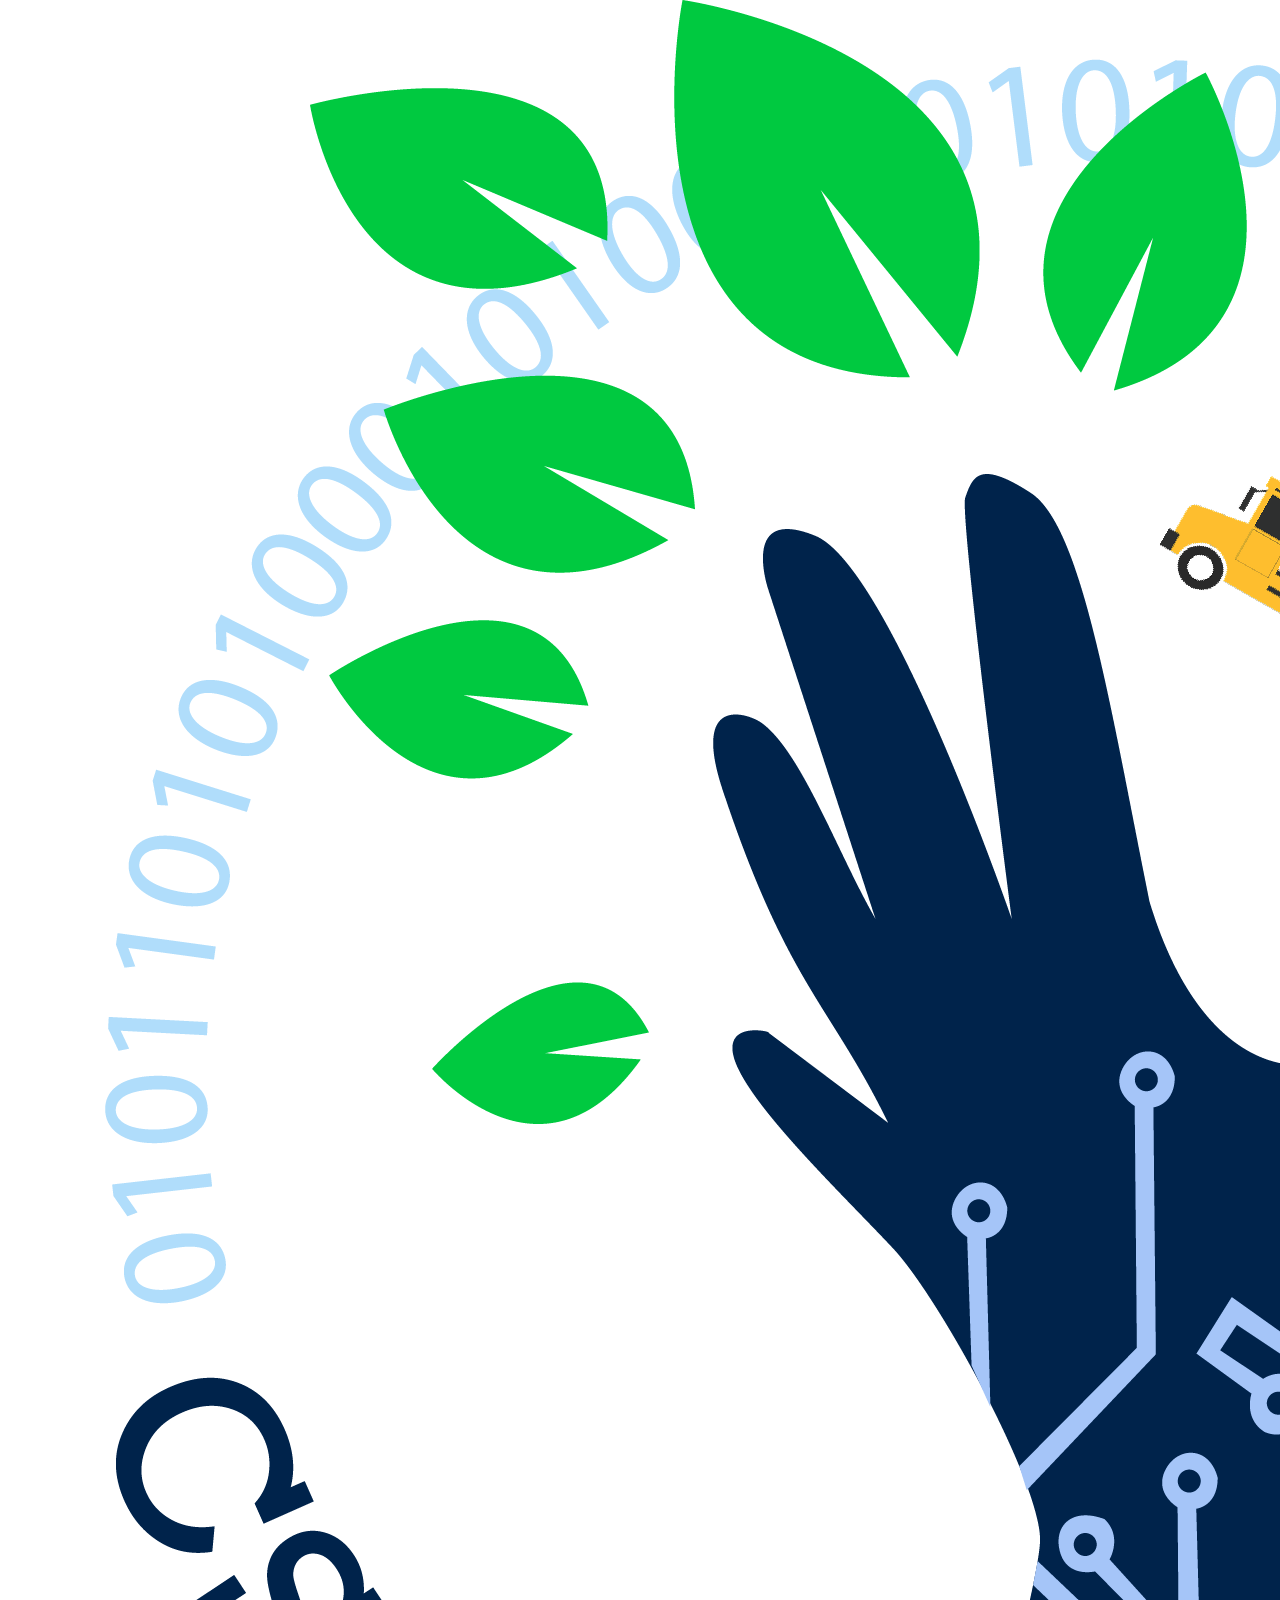
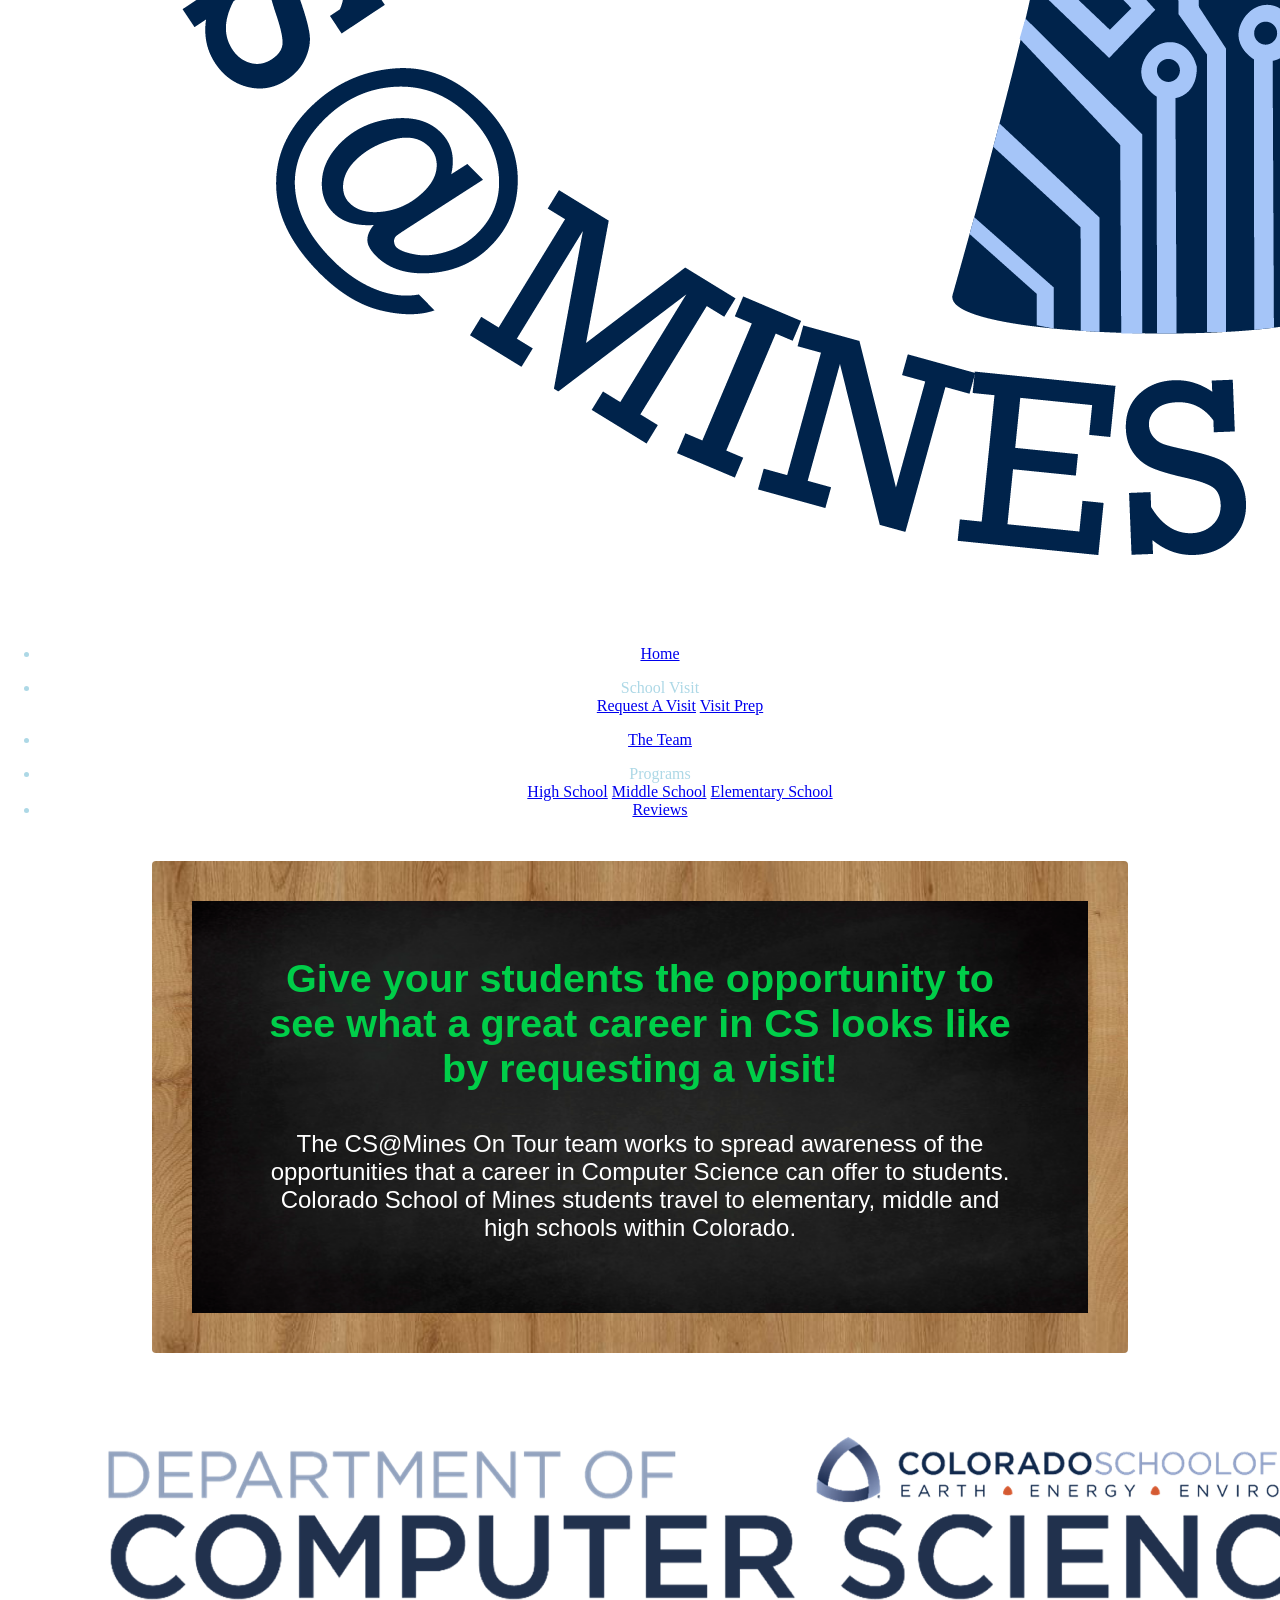
<file: index.html>
<!DOCTYPE html>
<html lang="en">
<head>
	<title>CS@Mines On Tour</title>
	<meta charset="UTF-8">
	<meta name="viewport" content="width=device-width, initial-scale=1.0">
	<meta name="description" content="CS@Mines On Tour">
	<link rel="stylesheet" type="text/css" href="mainStyle.css">

</head>

<body>
	<!-- Nav Menu -->
	<div id="bar">
		<img id="top" src="images/CSlogo.png" alt="CS@Mines On Tour Logo">
		<ul>
			<li> <a href="index.html">Home</a></li>
		</ul>
		
		<ul>
			<li class="menu">
                                <a class="menubtn">School Visit</a>
                                        <div class="submenu">
						<ul>
                                                        <a href="visit.html">Request A Visit</a>
                                                        <a href="visitPrep.html">Visit Prep</a>
						</ul>
					</div>
			</li>
		</ul>
		<ul>	
			<li> <a href="theTeam.html">The Team</a></li>
		</ul>

		<ul>
			<li class="menu">
				<a class="menubtn">Programs</a>
					<div class="submenu">
						<ul>
							<a href="highSchool.html">High School</a>	
							<a href="middleSchool.html">Middle School</a>
							<a href="elementarySchool.html">Elementary School</a>
						</ul>
					</div>
			</li>
			<li> <a href="reviews.html">Reviews</a></li>
		</ul>
	</div>

    <article>
	<section>
	<h1>Give your students the opportunity to see what a great career in CS looks like by requesting a visit!</h1>
  <p>The CS@Mines On Tour team works to spread awareness of the opportunities that a career in Computer Science can offer to students. Colorado School of Mines students travel to elementary, middle and high schools within Colorado.
	</section>
	<!-- <section>
		<img id="team" src="images/team2.jpg">
		<img id="team" src="images/dectech1.png">
	</section> -->
    </article>

		<section id="footer">
			<img id="minesImage" src="images/minesLogo.png" class="footer" alt="CS@Mines logo">
		</section>

</body>

</html>
</file>
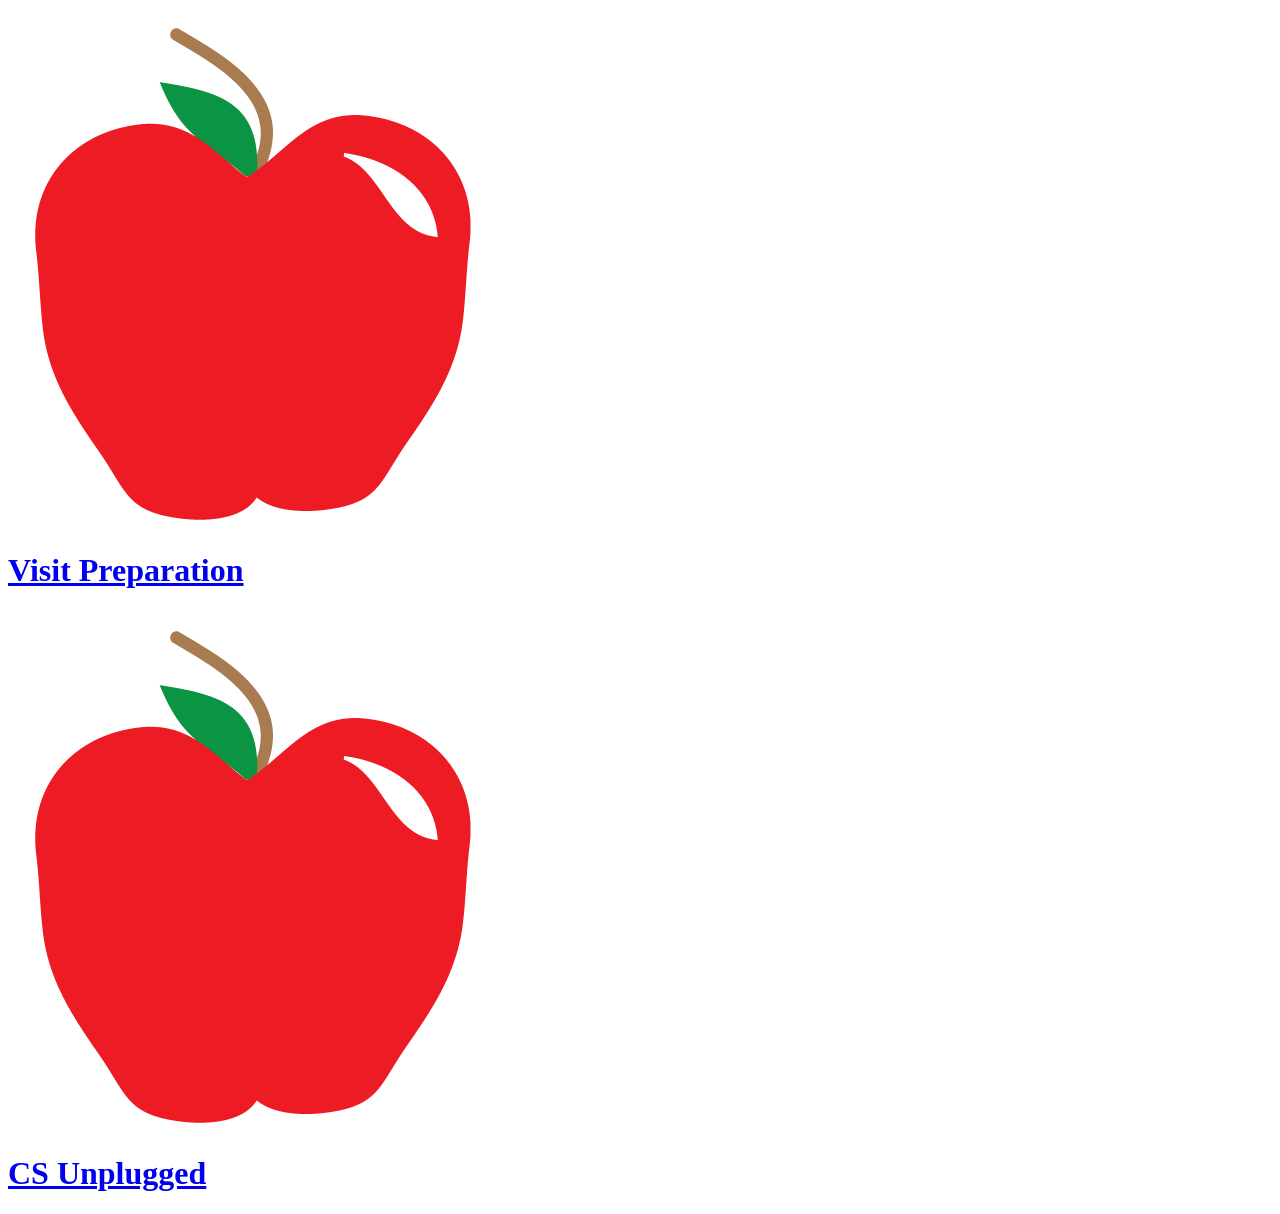
<file: leftMenu.html>
<body>
<div id="leftBar">
	<div id="leftItem">
		<a id="leftBorder" href="visitPrep.php"><img id="leftIcon" src="images/apple.png"></a>
		<a id="leftBorder" href="visitPrep.php"><h1 class="centerText">Visit Preparation</h1></a>
	</div>
	<div id="leftItem">
		<a id="leftBorder" href="CSUnplugged.php"><img id="leftIcon" src="images/apple.png"></a>
		<a id="leftBorder" href="CSUnplugged.php"><h1 class="centerText">CS Unplugged</h1></a>
	</div>
</div>
</body>
</file>
<file: mainStyle.css>
body{
	background-color: white;
	text-align: center;
	color: #ADD8E6;
	margin: auto;
	display: flex;
	flex-direction: column;
	justify-content: center;
}

article{
	border: solid;

	background-image: url("images/chalkboard.jpg");
	background-size: 100% 100%;
	background-repeat: no-repeat;

	padding-top: .5%;
	padding-bottom: 3%;
	margin: 2% auto 5% auto;
	border-style: solid;
	border-radius: 4px;
	border-width: 40px;

	border-image: url("images/wood.jpg") 30 round;
	background-color: white;
	width: 70%;
/* 
	height: 23em;
 */
	color: white;
	font-family: Chalkboard, ‘Comic Sans’, sans-serif;
	font-size: 150%;


}


section{
	padding: 1% 8% 1% 8%;

}

.bullets li{
	display: list-item;
	list-style-type: circle;
	text-align: left;
	margin-left: 5%;
}

article a{
	color: white;
}

.quote{
	text-align: left;
}

#team{
	display: inline-block;
	height: 9em;
	width: 14em;
}

#h2toh1{ /*Need it to make it ADA compliant */
	color: #00CE49;
	font-size: 165%;
}

h1{
color: #00CE49;
font-size: 165%;
}

h2{
color: white;
font-size: 130%;
}

.student img{
	width: auto;
	height: 300px;
	border: solid;
	border-width: 0.5em;
	border-color: white;
}

.student p{
	margin-left: 2em;
}

.student {
	display: flex;
	flex-direction: row;
	margin: 2em 2em 2em 2em;
}

#jerry{
  transform: rotate(90deg);
	width: auto;
	height: 200px;
	margin-left: -50px;
	margin-top: 2em;
	margin-bottom: 2em;
	margin-right: -2em;

}
</file>
